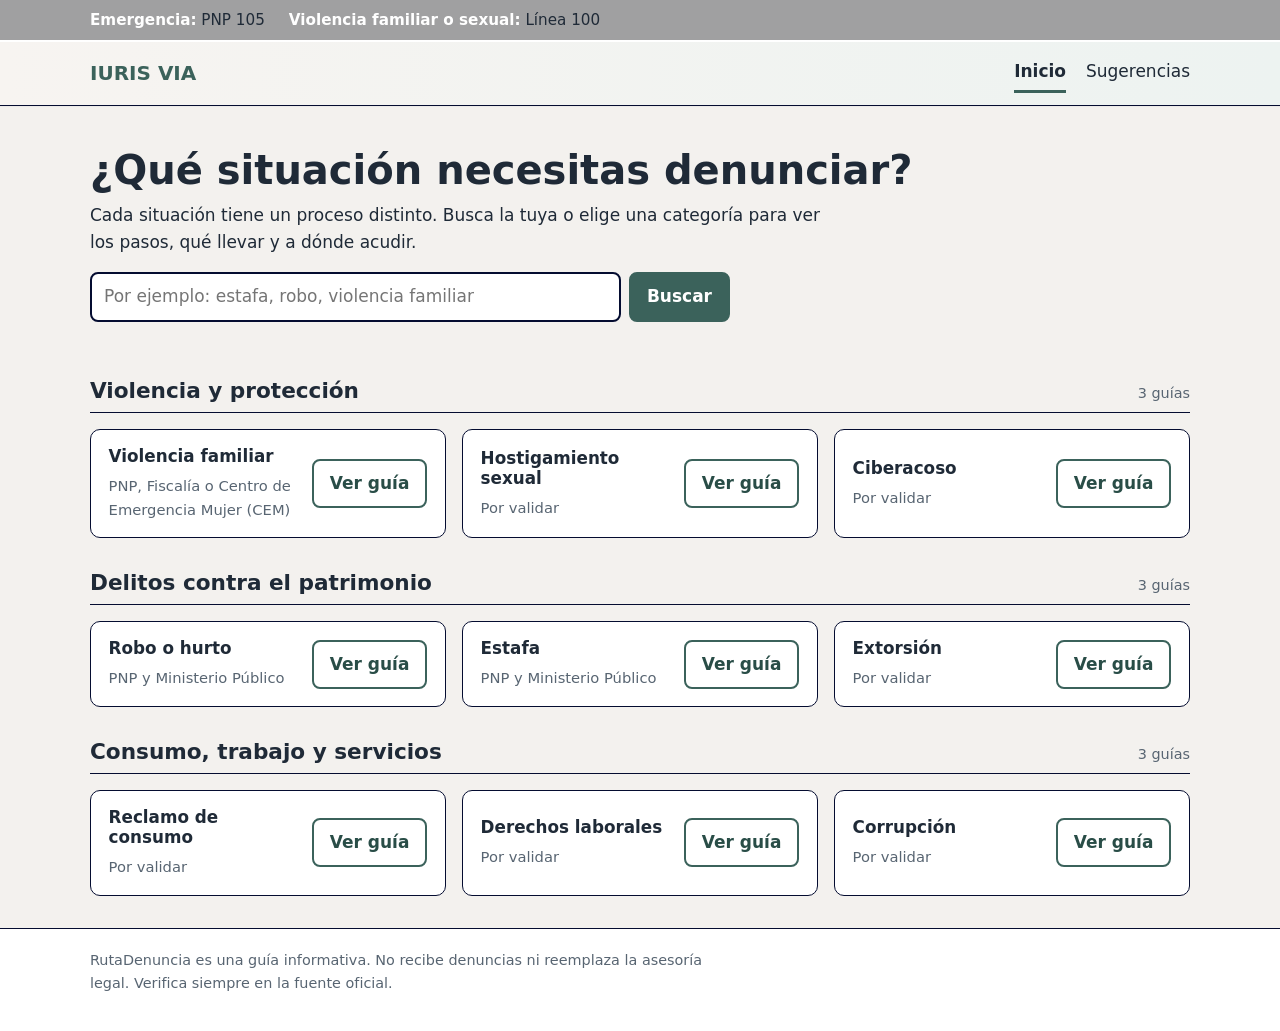
<file: IURIS VIA/index.html>
<!DOCTYPE html><html lang="es"><head>
<meta charset="utf-8">
<meta name="viewport" content="width=device-width, initial-scale=1">
<link rel="stylesheet" href="css/estilos.css">
<title>IURIS VIA Cómo denunciar según tu situación</title><meta name="description" content="Guías paso a paso para saber cómo y dónde presentar una denuncia, ordenadas por tipo de situación."></head><body>
<a class="saltar" href="#contenido">Saltar al contenido</a>
<div class="emergencia" role="region" aria-label="Números de emergencia">
  <div class="contenedor"><span><strong>Emergencia:</strong> PNP 105</span><span><strong>Violencia familiar o sexual:</strong> Línea 100</span></div>
</div>
<header class="cabecera">
  <div class="contenedor">
    <a class="marca" href="index.html">IURIS VIA</a>
    <nav class="nav" aria-label="Principal">
      <a href="index.html" aria-current="page">Inicio</a>
      <a href="sugerencias.html">Sugerencias</a>
    </nav>
  </div>
</header>
<main id="contenido">
  <section class="portada contenedor">
    <h1>¿Qué situación necesitas denunciar?</h1>
    <p>Cada situación tiene un proceso distinto. Busca la tuya o elige una categoría para ver los pasos, qué llevar y a dónde acudir.</p>
    <form id="form-buscar" class="buscador" role="search">
      <label for="q" class="visually-hidden" style="position:absolute;left:-999px">Buscar situación</label>
      <input type="search" id="q" name="q" placeholder="Por ejemplo: estafa, robo, violencia familiar" autocomplete="off">
      <button class="btn" type="submit">Buscar</button>
    </form>
  </section>
  <div class="contenedor">
    <div id="categorias" aria-live="polite"></div>
    <div id="sin-resultados" class="vacio" hidden>
      <p>No encontramos guías con ese texto. Prueba con otra palabra o <a href="sugerencias.html">propón una nueva guía</a>.</p>
    </div>
  </div>
</main>
<footer class="pie"><div class="contenedor"><p>RutaDenuncia es una guía informativa. No recibe denuncias ni reemplaza la asesoría legal. Verifica siempre en la fuente oficial.</p></div></footer>
<script src="js/datos.js"></script><script src="js/buscador.js"></script></body></html>
</file>
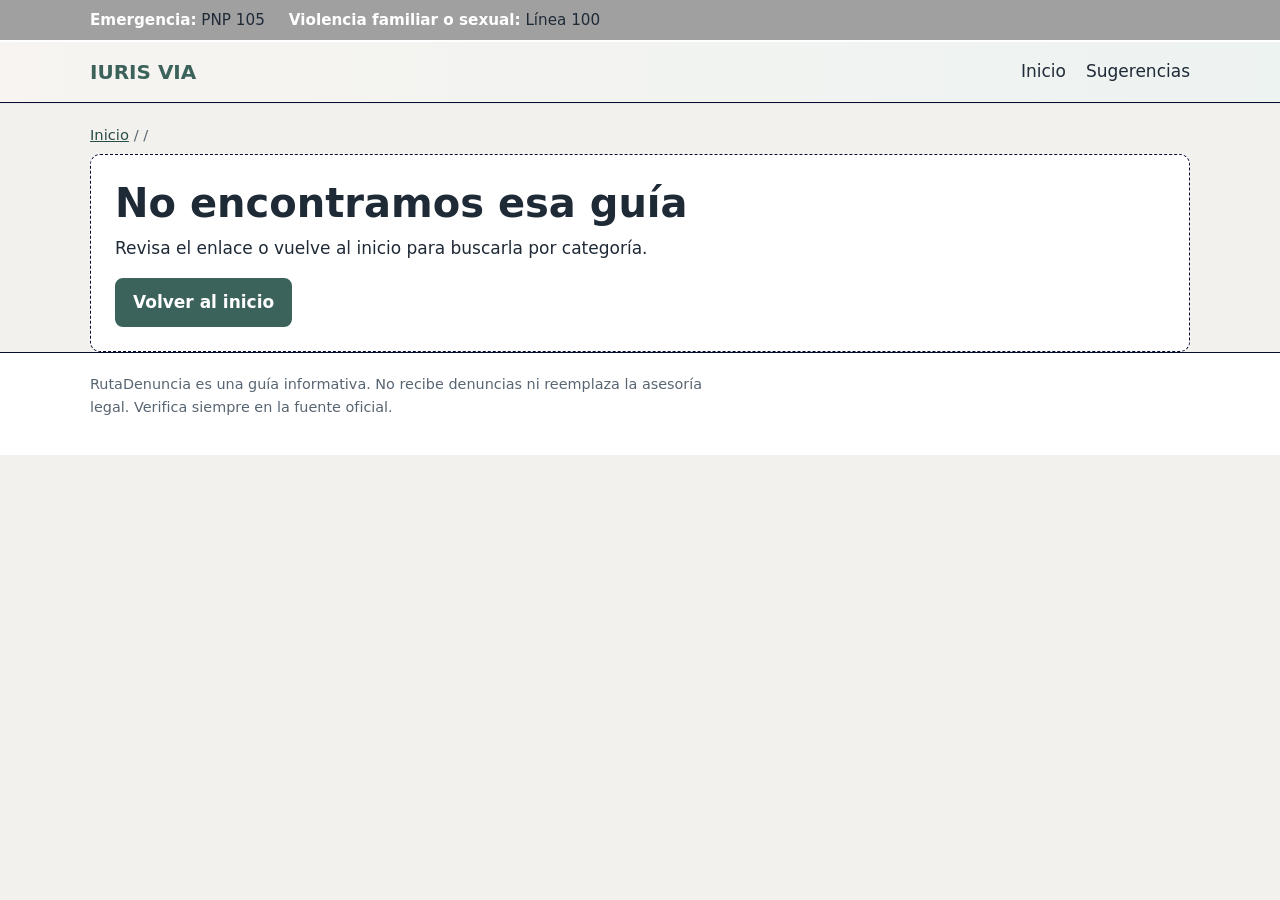
<file: IURIS VIA/proceso.html>
<!DOCTYPE html><html lang="es"><head>
<meta charset="utf-8">
<meta name="viewport" content="width=device-width, initial-scale=1">
<link rel="stylesheet" href="css/estilos.css">
<title>IURIS VIA </title></head><body>
<a class="saltar" href="#contenido">Saltar al contenido</a>
<div class="emergencia" role="region" aria-label="Números de emergencia">
  <div class="contenedor"><span><strong>Emergencia:</strong> PNP 105</span><span><strong>Violencia familiar o sexual:</strong> Línea 100</span></div>
</div>
<header class="cabecera">
  <div class="contenedor">
    <a class="marca" href="index.html">IURIS VIA</a>
    <nav class="nav" aria-label="Principal">
      <a href="index.html">Inicio</a>
      <a href="sugerencias.html">Sugerencias</a>
    </nav>
  </div>
</header>
<main id="contenido" class="contenedor">
  <p class="migas"><a href="index.html">Inicio</a> / <span id="migas-categoria"></span> / <span id="migas-proceso"></span></p>
  <div id="contenido-guia"></div>
</main>
<footer class="pie"><div class="contenedor"><p>RutaDenuncia es una guía informativa. No recibe denuncias ni reemplaza la asesoría legal. Verifica siempre en la fuente oficial.</p></div></footer>
<script src="js/datos.js"></script><script src="js/proceso.js"></script></body></html>
</file>
<file: IURIS VIA/css/estilos.css>
:root {
  --tinta: #1f2a37;
  --primario: #3b625b;
  --primario-oscuro: #294d47;
  --alerta: #ffffff;
  --alerta-fondo: #a0a0a1;
  --fondo: #f3f1ee;
  --superficie: #ffffff;
  --borde: #040c30;
  --texto-suave: #586572;
  --radio: 10px;
  --espacio: 1rem;
  --fuente: "Atkinson Hyperlegible", system-ui, -apple-system, "Segoe UI", Arial, sans-serif;
}

*,
*::before,
*::after {
  box-sizing: border-box;
}

html {
  scroll-behavior: smooth;
}

body {
  margin: 0;
  font-family: var(--fuente);
  font-size: 1.0625rem;
  line-height: 1.6;
  color: var(--tinta);
  background: var(--fondo);
}

h1,
h2,
h3 {
  line-height: 1.2;
  margin: 0 0 0.5rem;
}

h1 {
  font-size: clamp(1.75rem, 4vw, 2.5rem);
}

h2 {
  font-size: 1.35rem;
}

h3 {
  font-size: 1.05rem;
}

p {
  margin: 0 0 var(--espacio);
  max-width: 70ch;
}

a {
  color: var(--primario-oscuro);
}

:focus-visible {
  outline: 3px solid var(--alerta);
  outline-offset: 2px;
}

.contenedor {
  width: min(1100px, 100% - 2rem);
  margin-inline: auto;
}

.saltar {
  position: absolute;
  left: -999px;
  background: var(--tinta);
  color: #fff;
  padding: 0.5rem 1rem;
}

.saltar:focus {
  left: 1rem;
  top: 1rem;
  z-index: 10;
}

@media (prefers-reduced-motion: reduce) {
  html {
    scroll-behavior: auto;
  }
}


.emergencia {
  background: var(--alerta-fondo);
  border-bottom: 2px solid var(--alerta);
  font-size: 0.95rem;
}

.emergencia .contenedor {
  display: flex;
  flex-wrap: wrap;
  gap: 0.25rem 1.5rem;
  padding-block: 0.5rem;
}

.emergencia strong {
  color: var(--alerta);
}


.cabecera {
  background: linear-gradient(90deg, #f7f4f1 0%, #edf3f1 100%);
  border-bottom: 1px solid var(--borde);
  box-shadow: 0 1px 0 rgba(31, 42, 55, 0.04);
}

.cabecera .contenedor {
  display: flex;
  flex-wrap: wrap;
  align-items: center;
  justify-content: space-between;
  gap: 0.5rem 1.5rem;
  padding-block: 0.75rem;
}

.marca {
  font-weight: 700;
  font-size: 1.25rem;
  color: var(--primario);
  text-decoration: none;
}

.nav {
  display: flex;
  gap: 1.25rem;
}

.nav a {
  color: var(--tinta);
  text-decoration: none;
  padding-block: 0.25rem;
}

.nav a[aria-current="page"] {
  border-bottom: 3px solid var(--primario);
  font-weight: 700;
}


.portada {
  padding-block: 2.5rem 1.5rem;
}

.buscador {
  display: flex;
  flex-wrap: wrap;
  gap: 0.5rem;
  max-width: 640px;
}

.buscador input {
  flex: 1 1 260px;
}


.grupo {
  margin-block: 2rem;
}

.grupo-cabecera {
  display: flex;
  justify-content: space-between;
  align-items: baseline;
  border-bottom: 1px solid var(--borde);
  margin-bottom: 1rem;
}

.cantidad {
  font-size: 0.9rem;
  color: var(--texto-suave);
}

.grid-tarjetas {
  list-style: none;
  margin: 0;
  padding: 0;
  display: grid;
  gap: var(--espacio);
  grid-template-columns: repeat(auto-fit, minmax(280px, 1fr));
}

.tarjeta {
  display: flex;
  justify-content: space-between;
  align-items: center;
  gap: 1rem;
  background: var(--superficie);
  border: 1px solid var(--borde);
  border-radius: var(--radio);
  padding: 1rem 1.1rem;
}

.tarjeta p {
  margin: 0;
  font-size: 0.92rem;
  color: var(--texto-suave);
}

.vacio {
  background: var(--superficie);
  border: 1px dashed var(--borde);
  border-radius: var(--radio);
  padding: 1.5rem;
}


.btn {
  display: inline-block;
  font: inherit;
  font-weight: 700;
  text-decoration: none;
  cursor: pointer;
  background: var(--primario);
  color: #fff;
  border: 2px solid var(--primario);
  border-radius: 8px;
  padding: 0.55rem 1rem;
}

.btn:hover {
  background: var(--primario-oscuro);
  border-color: var(--primario-oscuro);
  color: #fff;
}

.btn-suave {
  background: transparent;
  color: var(--primario-oscuro);
  white-space: nowrap;
}

.btn-suave:hover {
  background: #e3f3f1;
  color: var(--primario-oscuro);
}


.migas {
  font-size: 0.92rem;
  color: var(--texto-suave);
  margin-block: 1.25rem 0.5rem;
}

.guia {
  display: grid;
  gap: 2rem;
  grid-template-columns: 1fr;
  padding-bottom: 3rem;
}

.pasos {
  list-style: none;
  counter-reset: paso;
  margin: 0;
  padding: 0;
}

.pasos li {
  counter-increment: paso;
  position: relative;
  background: var(--superficie);
  border: 1px solid var(--borde);
  border-radius: var(--radio);
  padding: 0.9rem 1rem 0.9rem 3.4rem;
  margin-bottom: 0.75rem;
}

.pasos li::before {
  content: counter(paso);
  position: absolute;
  left: 1rem;
  top: 0.8rem;
  width: 1.75rem;
  height: 1.75rem;
  border-radius: 50%;
  background: var(--primario);
  color: #fff;
  font-weight: 700;
  display: grid;
  place-items: center;
}

.lateral {
  background: var(--superficie);
  border: 1px solid var(--borde);
  border-radius: var(--radio);
  padding: 1.25rem;
  align-self: start;
}

.lateral ul {
  padding-left: 1.2rem;
  margin: 0 0 1rem;
}

.aviso {
  font-size: 0.9rem;
  color: var(--texto-suave);
  border-left: 4px solid var(--alerta);
  padding-left: 0.75rem;
}

@media (min-width: 800px) {
  .guia {
    grid-template-columns: 2fr 1fr;
  }
}


.formulario {
  background: var(--superficie);
  border: 1px solid var(--borde);
  border-radius: var(--radio);
  padding: 1.5rem;
  max-width: 640px;
  margin-bottom: 3rem;
}

.campo {
  margin-bottom: 1.1rem;
}

label {
  display: block;
  font-weight: 700;
  margin-bottom: 0.25rem;
}

.ayuda {
  font-weight: 400;
  color: var(--texto-suave);
  font-size: 0.9rem;
}

input[type="search"],
input[type="email"],
select,
textarea {
  width: 100%;
  font: inherit;
  padding: 0.6rem 0.75rem;
  border: 2px solid var(--borde);
  border-radius: 8px;
  background: #fff;
  color: var(--tinta);
}

[aria-invalid="true"] {
  border-color: #b42318;
}

.error {
  color: #b42318;
  font-size: 0.92rem;
  margin: 0.25rem 0 0;
  min-height: 1.2em;
}

.exito {
  background: #e6f4ea;
  border: 1px solid #1e7a3c;
  border-radius: 8px;
  padding: 0.75rem 1rem;
}


.pie {
  border-top: 1px solid var(--borde);
  background: var(--superficie);
  padding-block: 1.25rem;
  font-size: 0.9rem;
  color: var(--texto-suave);
}
</file>
